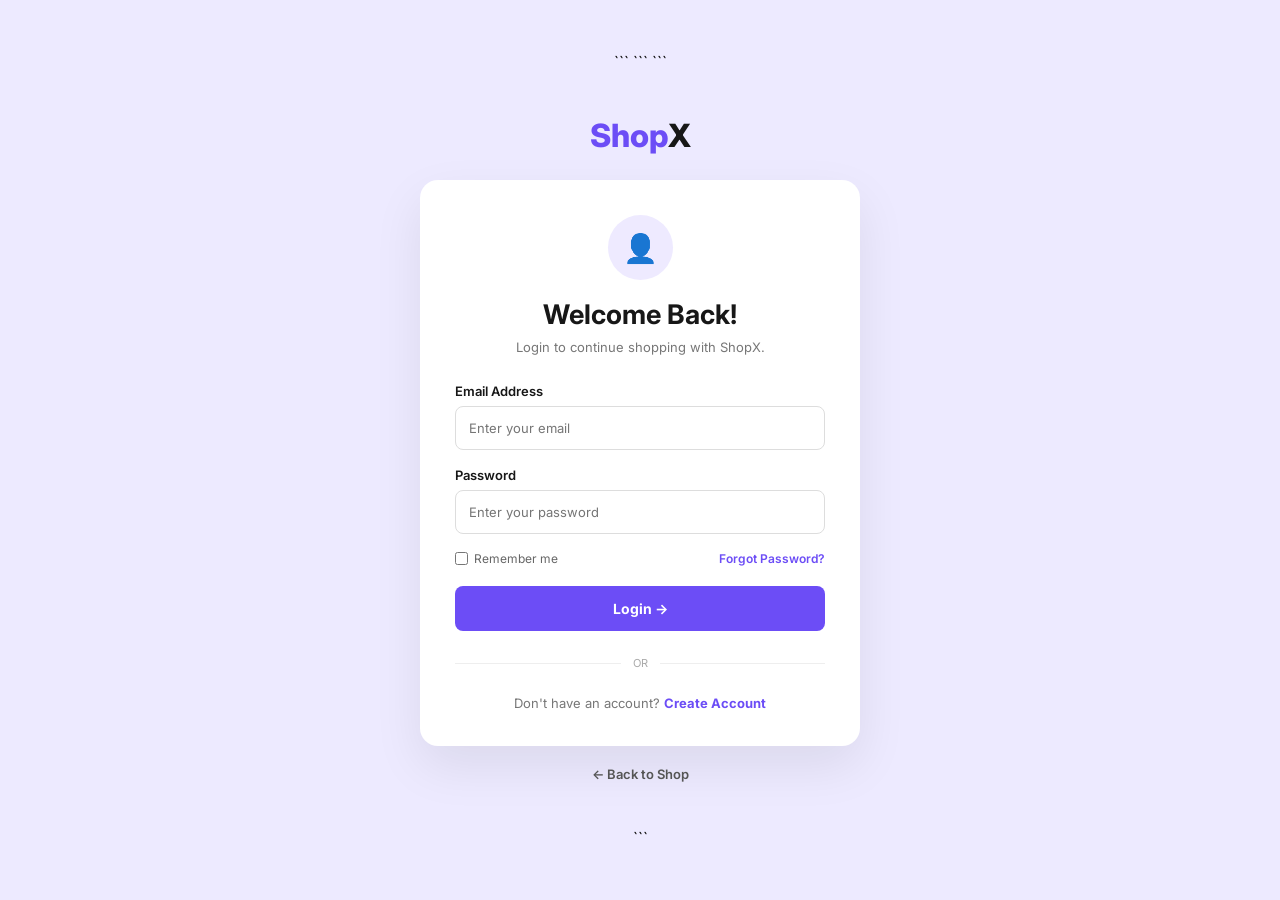
<file: login.html>
<!DOCTYPE html>

<html lang="en">
<head>
    <meta charset="UTF-8">
    <meta name="viewport" content="width=device-width, initial-scale=1.0">
    <title>ShopX - Login</title>

```
<link rel="stylesheet" href="newstyle.css">

<link rel="preconnect" href="https://fonts.googleapis.com">
<link rel="preconnect" href="https://fonts.gstatic.com" crossorigin>
<link href="https://fonts.googleapis.com/css2?family=Inter:wght@400;500;600;700;800&display=swap" rel="stylesheet">
```

</head>

<body class="auth-body">

```
<div class="auth-container">

    <a href="Newwebsite.html" class="auth-logo">
        <span>Shop</span>X
    </a>

    <div class="auth-card">

        <div class="auth-icon">
            👤
        </div>

        <h1>Welcome Back!</h1>

        <p class="auth-subtitle">
            Login to continue shopping with ShopX.
        </p>

        <form id="loginForm">

            <div class="form-group">
                <label for="loginEmail">Email Address</label>

                <input
                    type="email"
                    id="loginEmail"
                    placeholder="Enter your email"
                    required
                >
            </div>

            <div class="form-group">
                <label for="loginPassword">Password</label>

                <input
                    type="password"
                    id="loginPassword"
                    placeholder="Enter your password"
                    required
                >
            </div>

            <div class="auth-options">
                <label>
                    <input type="checkbox" id="rememberMe">
                    Remember me
                </label>

                <a href="#" onclick="forgotPassword(event)">
                    Forgot Password?
                </a>
            </div>

            <button type="submit" class="auth-btn">
                Login →
            </button>

        </form>

        <div class="divider">
            <span>OR</span>
        </div>

        <p class="create-account">
            Don't have an account?
            <a href="register.html">Create Account</a>
        </p>

    </div>

    <a href="Newwebsite.html" class="back-home">
        ← Back to Shop
    </a>

</div>

<div id="authToast" class="auth-toast"></div>

<script src="auth.js"></script>
```

</body>
</html>
</file>
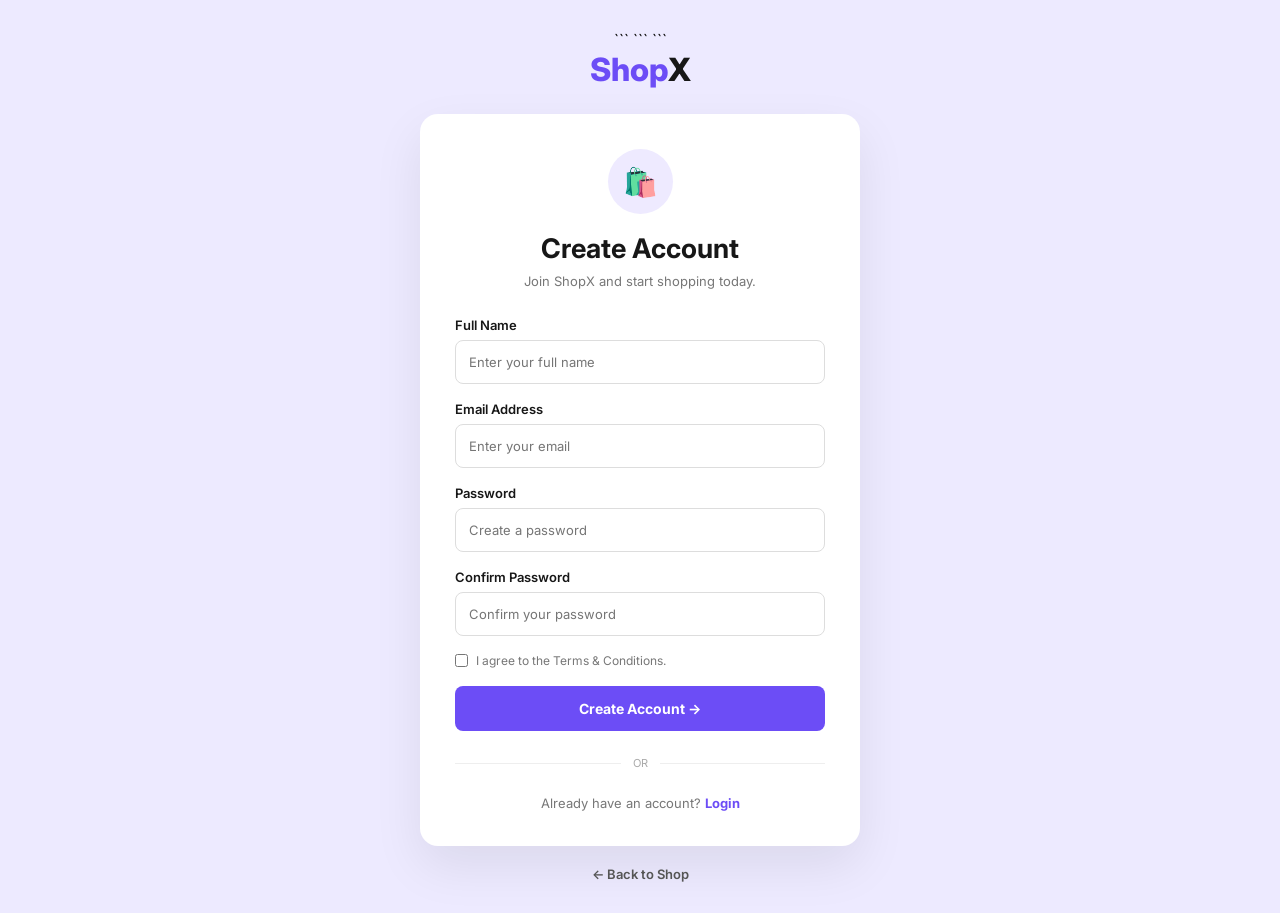
<file: register.html>
<!DOCTYPE html>

<html lang="en">
<head>
    <meta charset="UTF-8">
    <meta name="viewport" content="width=device-width, initial-scale=1.0">

```
<title>ShopX - Create Account</title>

<link rel="stylesheet" href="newstyle.css">

<link rel="preconnect" href="https://fonts.googleapis.com">
<link rel="preconnect" href="https://fonts.gstatic.com" crossorigin>
<link href="https://fonts.googleapis.com/css2?family=Inter:wght@400;500;600;700;800&display=swap" rel="stylesheet">
```

</head>

<body class="auth-body">

```
<div class="auth-container">

    <a href="Newwebsite.html" class="auth-logo">
        <span>Shop</span>X
    </a>

    <div class="auth-card">

        <div class="auth-icon">
            🛍️
        </div>

        <h1>Create Account</h1>

        <p class="auth-subtitle">
            Join ShopX and start shopping today.
        </p>

        <form id="registerForm">

            <div class="form-group">

                <label for="registerName">
                    Full Name
                </label>

                <input
                    type="text"
                    id="registerName"
                    placeholder="Enter your full name"
                    required
                >

            </div>


            <div class="form-group">

                <label for="registerEmail">
                    Email Address
                </label>

                <input
                    type="email"
                    id="registerEmail"
                    placeholder="Enter your email"
                    required
                >

            </div>


            <div class="form-group">

                <label for="registerPassword">
                    Password
                </label>

                <input
                    type="password"
                    id="registerPassword"
                    placeholder="Create a password"
                    minlength="6"
                    required
                >

            </div>


            <div class="form-group">

                <label for="confirmPassword">
                    Confirm Password
                </label>

                <input
                    type="password"
                    id="confirmPassword"
                    placeholder="Confirm your password"
                    minlength="6"
                    required
                >

            </div>


            <label class="terms">

                <input
                    type="checkbox"
                    id="terms"
                    required
                >

                I agree to the Terms & Conditions.

            </label>


            <button type="submit" class="auth-btn">
                Create Account →
            </button>

        </form>


        <div class="divider">
            <span>OR</span>
        </div>


        <p class="create-account">

            Already have an account?

            <a href="login.html">
                Login
            </a>

        </p>

    </div>


    <a href="Newwebsite.html" class="back-home">
        ← Back to Shop
    </a>

</div>


<div id="authToast" class="auth-toast"></div>


<script src="auth.js"></script>

</body>
</html>
</file>
<file: newstyle.css>
* {
    margin: 0;
    padding: 0;
    box-sizing: border-box;
}

html {
    scroll-behavior: smooth;
}

body {
    font-family: "Inter", sans-serif;
    background: #f8f9fb;
    color: #171717;
    transition: 0.3s;
}

button,
input,
textarea,
select {
    font-family: inherit;
}

button {
    cursor: pointer;
    border: none;
}

a {
    text-decoration: none;
    color: inherit;
}


/* =========================
   CONTAINER
========================= */

.container {
    width: 90%;
    max-width: 1200px;
    margin: auto;
}


/* =========================
   HEADER
========================= */

.header {
    background: white;
    position: sticky;
    top: 0;
    z-index: 100;
    border-bottom: 1px solid #eee;
}

.nav {
    min-height: 75px;
    display: flex;
    align-items: center;
    justify-content: space-between;
    gap: 30px;
}

.logo {
    font-size: 28px;
    font-weight: 800;
    letter-spacing: -1px;
}

.logo span {
    color: #6c4df6;
}

.search-box {
    display: flex;
    width: 420px;
    height: 44px;
    border: 1px solid #902a2a;
    border-radius: 10px;
    overflow: hidden;
    background: #f8f8f8;
}

.search-box input {
    flex: 1;
    border: none;
    outline: none;
    background: transparent;
    padding: 0 15px;
    font-size: 14px;
}

.search-box button {
    width: 50px;
    background: transparent;
    font-size: 17px;
}

.nav-actions {
    display: flex;
    align-items: center;
    gap: 12px;
}

.icon-btn {
    position: relative;
    width: 42px;
    height: 42px;
    border-radius: 10px;
    background: #f4f4f6;
    font-size: 18px;
}

.icon-btn:hover {
    background: #e9e5ff;
}

.icon-btn span {
    position: absolute;
    right: -4px;
    top: -4px;
    width: 17px;
    height: 17px;
    border-radius: 50%;
    background: #6c4df6;
    color: white;
    font-size: 10px;
    display: grid;
    place-items: center;
}

.cart-btn {
    background: #171717;
    color: white;
    height: 42px;
    padding: 0 16px;
    border-radius: 10px;
    display: flex;
    align-items: center;
    gap: 8px;
}

.cart-btn b {
    background: #6c4df6;
    width: 21px;
    height: 21px;
    border-radius: 50%;
    display: grid;
    place-items: center;
    font-size: 11px;
}


/* =========================
   HERO
========================= */

.hero {
    background: #edeaff;
    overflow: hidden;
}

.hero-content {
    min-height: 470px;
    display: flex;
    align-items: center;
    justify-content: space-between;
}

.hero-text {
    max-width: 580px;
}

.hero-small {
    color: #6c4df6;
    font-size: 13px;
    font-weight: 700;
    letter-spacing: 2px;
    margin-bottom: 15px;
}

.hero h1 {
    font-size: clamp(45px, 6vw, 72px);
    line-height: 1.02;
    letter-spacing: -4px;
}

.hero h1 span {
    color: #6c4df6;
}

.hero-description {
    color: #666;
    margin: 25px 0;
    max-width: 480px;
    line-height: 1.7;
}

.shop-now {
    display: inline-block;
    background: #171717;
    color: white;
    padding: 15px 24px;
    border-radius: 9px;
    font-weight: 600;
    transition: 0.2s;
}

.shop-now:hover {
    transform: translateY(-2px);
}

.hero-image {
    width: 420px;
    height: 420px;
    position: relative;
    display: grid;
    place-items: center;
}

.product-circle {
    width: 290px;
    height: 290px;
    background: white;
    border-radius: 50%;
    display: grid;
    place-items: center;
    font-size: 130px;
    box-shadow: 0 30px 60px rgba(0,0,0,0.12);
}

.discount {
    position: absolute;
    right: 0;
    top: 50px;
    width: 100px;
    height: 100px;
    border-radius: 50%;
    background: #6c4df6;
    color: white;
    display: flex;
    flex-direction: column;
    align-items: center;
    justify-content: center;
    z-index: 2;
    transform: rotate(12deg);
}

.discount strong {
    font-size: 25px;
}

.discount span {
    font-size: 12px;
    font-weight: 700;
}


/* =========================
   CATEGORY
========================= */

.categories {
    background: white;
    padding: 60px 0;
}

.section-heading p,
.products-header p {
    color: #6c4df6;
    font-size: 11px;
    font-weight: 800;
    letter-spacing: 2px;
}

.section-heading h2,
.products-header h2 {
    margin-top: 7px;
    font-size: 30px;
}

.category-list {
    display: grid;
    grid-template-columns: repeat(5, 1fr);
    gap: 15px;
    margin-top: 30px;
}

.category {
    background: #f7f7f8;
    border: 2px solid transparent;
    border-radius: 12px;
    padding: 20px;
    display: flex;
    align-items: center;
    justify-content: center;
    gap: 10px;
    transition: 0.2s;
}

.category span {
    font-size: 25px;
}

.category:hover,
.category.active {
    border-color: #6c4df6;
    background: #f1efff;
}


/* =========================
   PRODUCTS
========================= */

.products-section {
    padding: 70px 0;
}

.products-header {
    display: flex;
    justify-content: space-between;
    align-items: end;
    margin-bottom: 30px;
}

#sortSelect {
    padding: 11px 15px;
    border: 1px solid #ddd;
    border-radius: 8px;
    background: white;
    outline: none;
}

.product-grid {
    display: grid;
    grid-template-columns: repeat(4, 1fr);
    gap: 22px;
}

.product-card {
    background: white;
    border-radius: 14px;
    overflow: hidden;
    border: 1px solid #eee;
    transition: 0.25s;
    position: relative;
}

.product-card:hover {
    transform: translateY(-6px);
    box-shadow: 0 15px 35px rgba(0,0,0,0.08);
}

.product-image {
    height: 220px;
    background: #f2f3f6;
    display: grid;
    place-items: center;
    font-size: 90px;
    position: relative;
}

.wishlist {
    position: absolute;
    top: 12px;
    right: 12px;
    width: 35px;
    height: 35px;
    border-radius: 50%;
    background: white;
    font-size: 17px;
}

.wishlist.liked {
    color: #ef3d5a;
}

.product-info {
    padding: 18px;
}

.product-category {
    color: #888;
    font-size: 11px;
    text-transform: uppercase;
    letter-spacing: 1px;
}

.product-name {
    font-size: 16px;
    margin: 8px 0;
}

.rating {
    font-size: 12px;
    color: #f4a900;
}

.rating span {
    color: #777;
    margin-left: 5px;
}

.price-row {
    display: flex;
    justify-content: space-between;
    align-items: center;
    margin-top: 15px;
}

.price {
    font-size: 19px;
    font-weight: 800;
}

.add-cart {
    width: 38px;
    height: 38px;
    border-radius: 9px;
    background: #171717;
    color: white;
    font-size: 18px;
}

.add-cart:hover {
    background: #6c4df6;
}

.no-products {
    display: none;
    text-align: center;
    padding: 70px;
}

.no-products span {
    font-size: 50px;
}

.no-products h3 {
    margin: 15px 0 5px;
}


/* =========================
   CART
========================= */

.overlay {
    position: fixed;
    inset: 0;
    background: rgba(0,0,0,0.45);
    z-index: 200;
    opacity: 0;
    visibility: hidden;
    transition: 0.3s;
}

.overlay.show {
    opacity: 1;
    visibility: visible;
}

.cart-sidebar {
    position: fixed;
    right: 0;
    top: 0;
    height: 100vh;
    width: 410px;
    max-width: 95%;
    background: white;
    z-index: 300;
    transform: translateX(100%);
    transition: 0.35s;
    display: flex;
    flex-direction: column;
}

.cart-sidebar.show {
    transform: translateX(0);
}

.cart-header {
    height: 75px;
    padding: 0 22px;
    display: flex;
    justify-content: space-between;
    align-items: center;
    border-bottom: 1px solid #eee;
}

.cart-header button,
.modal-close {
    background: #cd6666;
    width: 35px;
    height: 35px;
    border-radius: 50%;
}

.cart-items {
    flex: 1;
    overflow-y: auto;
    padding: 20px;
}

.cart-item {
    display: flex;
    gap: 12px;
    margin-bottom: 18px;
}

.cart-item-image {
    width: 75px;
    height: 75px;
    background: #f2f2f2;
    border-radius: 10px;
    display: grid;
    place-items: center;
    font-size: 35px;
}

.cart-item-info {
    flex: 1;
}

.cart-item-info h4 {
    font-size: 14px;
    margin-bottom: 6px;
}

.cart-item-price {
    font-weight: 700;
    font-size: 14px;
}

.quantity {
    display: flex;
    align-items: center;
    gap: 10px;
    margin-top: 8px;
}

.quantity button {
    width: 24px;
    height: 24px;
    background: #eee;
    border-radius: 5px;
}

.remove {
    background: transparent;
    color: #e34d5f;
    font-size: 12px;
    margin-left: auto;
}

.empty-cart {
    text-align: center;
    padding: 60px 20px;
}

.empty-cart span {
    font-size: 55px;
}

.empty-cart h3 {
    margin: 15px 0 5px;
}

.empty-cart p {
    color: #777;
    font-size: 13px;
}

.cart-footer {
    border-top: 1px solid #eee;
    padding: 20px;
}

.subtotal,
.shipping,
.total {
    display: flex;
    justify-content: space-between;
    margin-bottom: 12px;
}

.shipping {
    color: #777;
    font-size: 13px;
}

.total {
    border-top: 1px solid #eee;
    padding-top: 15px;
    margin-top: 15px;
    font-size: 18px;
}

.checkout-btn {
    width: 100%;
    background: #6c4df6;
    color: white;
    padding: 15px;
    border-radius: 9px;
    font-weight: 700;
    margin-top: 10px;
}

.checkout-btn:hover {
    background: #5738e4;
}


/* =========================
   MODAL
========================= */

.modal-container {
    position: fixed;
    inset: 0;
    z-index: 500;
    background: rgba(0,0,0,0.55);
    display: none;
    place-items: center;
    padding: 20px;
}

.modal-container.show {
    display: grid;
}

.modal {
    background: white;
    width: 430px;
    max-width: 100%;
    border-radius: 15px;
    padding: 30px;
    position: relative;
}

.modal-close {
    position: absolute;
    top: 15px;
    right: 15px;
}

.modal-icon {
    width: 60px;
    height: 60px;
    background: #eeeaff;
    border-radius: 50%;
    display: grid;
    place-items: center;
    font-size: 28px;
    margin-bottom: 15px;
}

.modal h2 {
    font-size: 25px;
}

.modal-subtitle {
    color: #777;
    font-size: 13px;
    margin: 7px 0 25px;
}

.form-group {
    margin-bottom: 15px;
}

.form-group label {
    display: block;
    font-size: 13px;
    font-weight: 600;
    margin-bottom: 7px;
}

.form-group input,
.form-group textarea {
    width: 100%;
    border: 1px solid #ddd;
    padding: 12px;
    border-radius: 8px;
    outline: none;
}

.form-group textarea {
    height: 80px;
    resize: none;
}

.form-group input:focus,
.form-group textarea:focus {
    border-color: #6c4df6;
}

.place-order {
    width: 100%;
    padding: 14px;
    background: #171717;
    color: white;
    border-radius: 8px;
    font-weight: 700;
}


/* =========================
   TOAST
========================= */

.toast {
    position: fixed;
    right: 25px;
    bottom: 25px;
    background: #171717;
    color: white;
    padding: 14px 18px;
    border-radius: 9px;
    display: flex;
    align-items: center;
    gap: 10px;
    transform: translateY(100px);
    opacity: 0;
    transition: 0.3s;
    z-index: 1000;
}

.toast.show {
    transform: translateY(0);
    opacity: 1;
}

.toast span {
    color: #6c4df6;
    font-weight: bold;
}


/* =========================
   FOOTER
========================= */

footer {
    background: #171717;
    color: white;
    padding-top: 55px;
}

.footer-content {
    display: grid;
    grid-template-columns: 2fr 1fr 1fr 1fr;
    gap: 40px;
    padding-bottom: 45px;
}

.footer-content .logo {
    color: white;
}

.footer-content p {
    color: #999;
    margin-top: 15px;
    line-height: 1.7;
    font-size: 13px;
}

.footer-content h3 {
    font-size: 14px;
    margin-bottom: 18px;
}

.footer-content > div > a:not(.logo) {
    display: block;
    color: #999;
    font-size: 13px;
    margin-bottom: 10px;
}

.socials {
    display: flex;
    gap: 8px;
}

.socials a {
    width: 35px;
    height: 35px;
    background: #292929;
    border-radius: 7px;
    display: grid;
    place-items: center;
}

.copyright {
    border-top: 1px solid #292929;
    text-align: center;
    color: #777;
    padding: 20px;
    font-size: 12px;
}


/* =========================
   DARK MODE
========================= */

body.dark {
    background: #111;
    color: #eee;
}

body.dark .header,
body.dark .categories,
body.dark .product-card,
body.dark .cart-sidebar,
body.dark .modal {
    background: #1c1c1c;
    color: #eee;
}

body.dark .search-box,
body.dark .category,
body.dark #sortSelect,
body.dark .icon-btn,
body.dark .product-image {
    background: #292929;
    color: #eee;
}

body.dark .hero {
    background: #211e3a;
}

body.dark .hero-description,
body.dark .empty-cart p {
    color: #aaa;
}

body.dark .category.active {
    background: #30295b;
}

body.dark .modal input,
body.dark .modal textarea {
    background: #292929;
    color: white;
    border-color: #444;
}


/* =========================
   RESPONSIVE
========================= */

@media (max-width: 950px) {

    .search-box {
        width: 300px;
    }

    .product-grid {
        grid-template-columns: repeat(3, 1fr);
    }

    .category-list {
        grid-template-columns: repeat(3, 1fr);
    }

    .hero-image {
        width: 350px;
    }

}

@media (max-width: 750px) {

    .nav {
        flex-wrap: wrap;
        padding: 15px 0;
    }

    .search-box {
        order: 3;
        width: 100%;
    }

    .hero-content {
        padding: 50px 0;
        flex-direction: column;
        text-align: center;
    }

    .hero-description {
        margin: 20px auto;
    }

    .hero-image {
        height: 300px;
    }

    .product-circle {
        width: 210px;
        height: 210px;
        font-size: 90px;
    }

    .discount {
        right: 10px;
    }

    .product-grid {
        grid-template-columns: repeat(2, 1fr);
    }

    .footer-content {
        grid-template-columns: repeat(2, 1fr);
    }

}

@media (max-width: 500px) {

    .container {
        width: 92%;
    }

    .nav-actions {
        gap: 5px;
    }

    .cart-btn span {
        display: none;
    }

    .category-list {
        grid-template-columns: repeat(2, 1fr);
    }

    .products-header {
        align-items: start;
        flex-direction: column;
        gap: 15px;
    }

    .product-grid {
        grid-template-columns: 1fr;
    }

    .product-image {
        height: 250px;
    }

    .footer-content {
        grid-template-columns: 1fr 1fr;
    }

    .hero h1 {
        letter-spacing: -2px;
    }

}
/* =========================
   NAVIGATION
========================= */

.navbar {
    display: flex;
    align-items: center;
    gap: 22px;
}

.nav-link {
    font-size: 13px;
    font-weight: 600;
    color: #555;
    transition: 0.2s;
}

.nav-link:hover,
.nav-link.active {
    color: #6c4df6;
}


/* LOGIN */

.login-btn {
    height: 42px;
    padding: 0 13px;
    border: 1px solid #ddd;
    border-radius: 9px;
    display: flex;
    align-items: center;
    gap: 5px;
    font-size: 13px;
    font-weight: 600;
}

.login-btn:hover {
    border-color: #6c4df6;
    color: #6c4df6;
}


/* =========================
   ABOUT
========================= */

.about {
    padding: 90px 0;
    background: white;
}

.about-content {
    display: grid;
    grid-template-columns: 1fr 1fr;
    gap: 70px;
    align-items: center;
}

.about-image {
    height: 350px;
    border-radius: 20px;
    background: #edeaff;
    display: grid;
    place-items: center;
    font-size: 150px;
}

.about-text > p:first-child,
.contact-heading p {
    color: #6c4df6;
    font-size: 11px;
    font-weight: 800;
    letter-spacing: 2px;
}

.about-text h2 {
    font-size: 38px;
    margin: 10px 0 20px;
    color: #111;
}

.about-text > p {
    color: #777;
    line-height: 1.8;
}

.about-features {
    display: flex;
    gap: 15px;
    margin-top: 25px;
}

.about-features div {
    background: #f5f4ff;
    padding: 15px;
    border-radius: 10px;
    display: flex;
    flex-direction: column;
    gap: 7px;
    font-size: 13px;
}


/* =========================
   CONTACT
========================= */

.contact {
    padding: 90px 0;
}

.contact-heading {
    text-align: center;
    margin-bottom: 45px;
}

.contact-heading h2 {
    font-size: 38px;
    margin: 8px 0;
}

.contact-heading span {
    color: #777;
    font-size: 14px;
}

.contact-content {
    display: grid;
    grid-template-columns: 0.8fr 1.2fr;
    gap: 50px;
    max-width: 1000px;
    margin: auto;
}

.contact-info {
    display: flex;
    flex-direction: column;
    gap: 25px;
}

.contact-item {
    display: flex;
    gap: 15px;
    align-items: center;
}

.contact-item > span {
    width: 50px;
    height: 50px;
    background: #edeaff;
    border-radius: 10px;
    display: grid;
    place-items: center;
    font-size: 22px;
}

.contact-item h3 {
    font-size: 14px;
    margin-bottom: 4px;
}

.contact-item p {
    color: #777;
    font-size: 13px;
}

.contact-form {
    background: white;
    padding: 30px;
    border-radius: 15px;
    border: 1px solid #eee;
}

.contact-form input,
.contact-form textarea {
    width: 100%;
    padding: 13px;
    border: 1px solid #ddd;
    border-radius: 8px;
    margin-bottom: 13px;
    outline: none;
}

.contact-form textarea {
    height: 120px;
    resize: none;
}

.contact-form input:focus,
.contact-form textarea:focus {
    border-color: #6c4df6;
}

.contact-form button {
    width: 100%;
    padding: 14px;
    background: #6c4df6;
    color: white;
    border-radius: 8px;
    font-weight: 700;
}
@media (max-width: 1000px) {

    .navbar {
        display: none;
    }

    .about-content {
        grid-template-columns: 1fr;
    }

    .contact-content {
        grid-template-columns: 1fr;
    }

}
/* ======================================
AUTHENTICATION PAGES
====================================== */

.auth-body {
min-height: 100vh;
background: #edeaff;
display: grid;
place-items: center;
padding: 30px 15px;
}

.auth-container {
width: 100%;
max-width: 440px;
text-align: center;
}

.auth-logo {
display: inline-block;
font-size: 32px;
font-weight: 800;
margin-bottom: 25px;
}

.auth-logo span {
color: #6c4df6;
}

.auth-card {
background: white;
border-radius: 18px;
padding: 35px;
text-align: left;
box-shadow: 0 20px 50px rgba(0,0,0,0.08);
}

.auth-icon {
width: 65px;
height: 65px;
background: #eeeaff;
border-radius: 50%;
display: grid;
place-items: center;
font-size: 28px;
margin: 0 auto 18px;
}

.auth-card h1 {
text-align: center;
font-size: 27px;
}

.auth-subtitle {
text-align: center;
color: #777;
font-size: 13px;
margin: 8px 0 28px;
}

.auth-card .form-group {
margin-bottom: 17px;
}

.auth-card .form-group label {
display: block;
font-size: 13px;
font-weight: 600;
margin-bottom: 7px;
}

.auth-card .form-group input {
width: 100%;
padding: 13px;
border: 1px solid #ddd;
border-radius: 8px;
outline: none;
font-size: 13px;
}

.auth-card .form-group input:focus {
border-color: #6c4df6;
box-shadow: 0 0 0 3px rgba(108,77,246,0.08);
}

.auth-options {
display: flex;
justify-content: space-between;
align-items: center;
margin: 5px 0 20px;
font-size: 12px;
}

.auth-options label {
display: flex;
align-items: center;
gap: 6px;
color: #666;
}

.auth-options a {
color: #6c4df6;
font-weight: 600;
}

.auth-btn {
width: 100%;
padding: 14px;
background: #6c4df6;
color: white;
border-radius: 8px;
font-weight: 700;
font-size: 14px;
transition: 0.2s;
}

.auth-btn:hover {
background: #5738e4;
transform: translateY(-1px);
}

.divider {
display: flex;
align-items: center;
gap: 12px;
margin: 25px 0;
color: #aaa;
font-size: 11px;
}

.divider::before,
.divider::after {
content: "";
height: 1px;
background: #eee;
flex: 1;
}

.create-account {
text-align: center;
color: #777;
font-size: 13px;
}

.create-account a {
color: #6c4df6;
font-weight: 700;
}

.terms {
display: flex;
gap: 8px;
align-items: center;
color: #777;
font-size: 12px;
margin-bottom: 18px;
}

.back-home {
display: inline-block;
margin-top: 20px;
font-size: 13px;
font-weight: 600;
color: #555;
}

.auth-toast {
position: fixed;
right: 25px;
bottom: 25px;
background: #171717;
color: white;
padding: 14px 20px;
border-radius: 9px;
font-size: 13px;
transform: translateY(100px);
opacity: 0;
transition: 0.3s;
z-index: 9999;
}

.auth-toast.show {
transform: translateY(0);
opacity: 1;
}

/* ======================================
AUTH DARK MODE
====================================== */

body.dark.auth-body {
background: #111;
}

body.dark .auth-card {
background: #1c1c1c;
}

body.dark .auth-card h1 {
color: white;
}

body.dark .auth-card .form-group input {
background: #292929;
color: white;
border-color: #444;
}

body.dark .auth-options label,
body.dark .create-account,
body.dark .terms,
body.dark .back-home {
color: #aaa;
}

/* ======================================
AUTH MOBILE
====================================== */

@media (max-width: 500px) {


.auth-card {
    padding: 25px 20px;
}

.auth-card h1 {
    font-size: 23px;
}


}
/* =====================================
   MULTI PAGE STYLES
===================================== */

.page-content {
    min-height: 70vh;
    padding: 80px 0;
}

.page-heading {
    text-align: center;
    margin-bottom: 50px;
}

.page-heading p {
    color: #6c4df6;
    font-size: 12px;
    font-weight: 800;
    letter-spacing: 2px;
}

.page-heading h1 {
    font-size: 42px;
    margin: 10px 0;
}

.page-heading span {
    color: #777;
    font-size: 14px;
}

.product-filters {
    display: flex;
    justify-content: center;
    gap: 10px;
    margin-bottom: 40px;
    flex-wrap: wrap;
}

.filter-btn {
    padding: 10px 18px;
    border: 1px solid #ddd;
    border-radius: 8px;
    background: white;
    cursor: pointer;
}

.filter-btn.active,
.filter-btn:hover {
    background: #6c4df6;
    color: white;
    border-color: #6c4df6;
}

.large-categories {
    gap: 25px;
}

.large-categories .category-card {
    min-height: 250px;
    display: flex;
    flex-direction: column;
    justify-content: center;
}

.large-categories strong {
    color: #6c4df6;
    margin-top: 15px;
}

.about-page {
    padding: 20px 0 70px;
    background-color: #6c4df6;
}

.about-content {
    display: grid;
    grid-template-columns: 1fr 1fr;
    gap: 70px;
    align-items: center;
}

.about-image {
    min-height: 400px;
    border-radius: 20px;
    background: #edeaff;
    display: grid;
    place-items: center;
    font-size: 150px;
}

.about-text h1 {
    font-size: 42px;
    margin: 10px 0 20px;
}

.about-text p {
    color: #777;
    line-height: 1.8;
    margin-bottom: 15px;
}

.contact-content {
    max-width: 1000px;
    margin: auto;
    display: grid;
    grid-template-columns: .8fr 1.2fr;
    gap: 60px;
}

.contact-info {
    display: flex;
    flex-direction: column;
    gap: 30px;
}

.contact-item {
    display: flex;
    gap: 15px;
    align-items: center;
}

.contact-item > span {
    width: 52px;
    height: 52px;
    display: grid;
    place-items: center;
    background: #edeaff;
    border-radius: 10px;
    font-size: 22px;
}

.contact-item h3 {
    margin-bottom: 5px;
}

.contact-item p {
    color: #777;
}

.contact-form {
    background: white;
    padding: 30px;
    border-radius: 15px;
    border: 1px solid #eee;
}

.contact-form input,
.contact-form textarea {
    width: 100%;
    padding: 13px;
    margin-bottom: 15px;
    border: 1px solid #ddd;
    border-radius: 8px;
    outline: none;
    font-family: inherit;
}

.contact-form textarea {
    height: 130px;
    resize: none;
}

.contact-form input:focus,
.contact-form textarea:focus {
    border-color: #6c4df6;
}

.contact-form button {
    width: 100%;
    padding: 14px;
    background: #6c4df6;
    color: white;
    border-radius: 8px;
    font-weight: 700;
    cursor: pointer;
}

@media (max-width: 900px) {

    .navbar {
        display: none;
    }

    .about-content,
    .contact-content {
        grid-template-columns: 1fr;
    }

}

@media (max-width: 600px) {

    .page-heading h1,
    .about-text h1 {
        font-size: 30px;
    }

    .page-content {
        padding: 50px 15px;
    }

}
</file>
